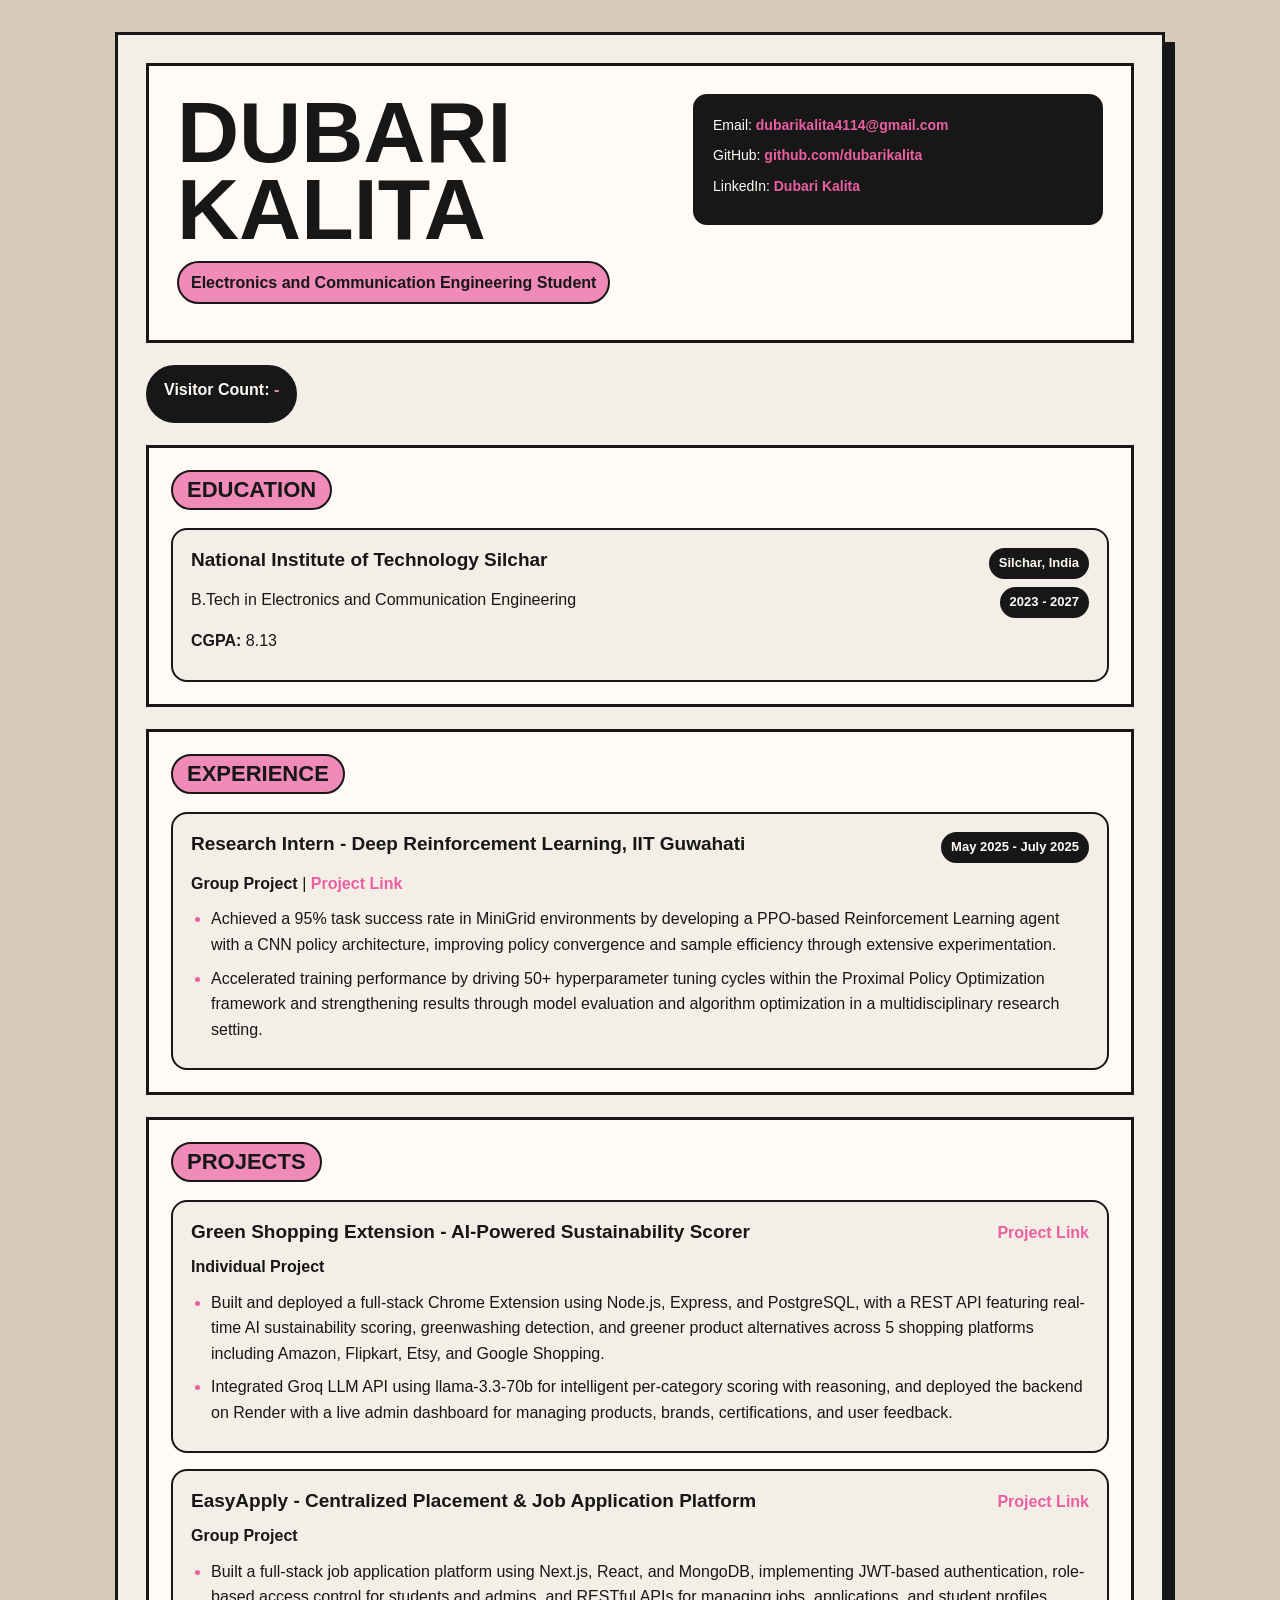
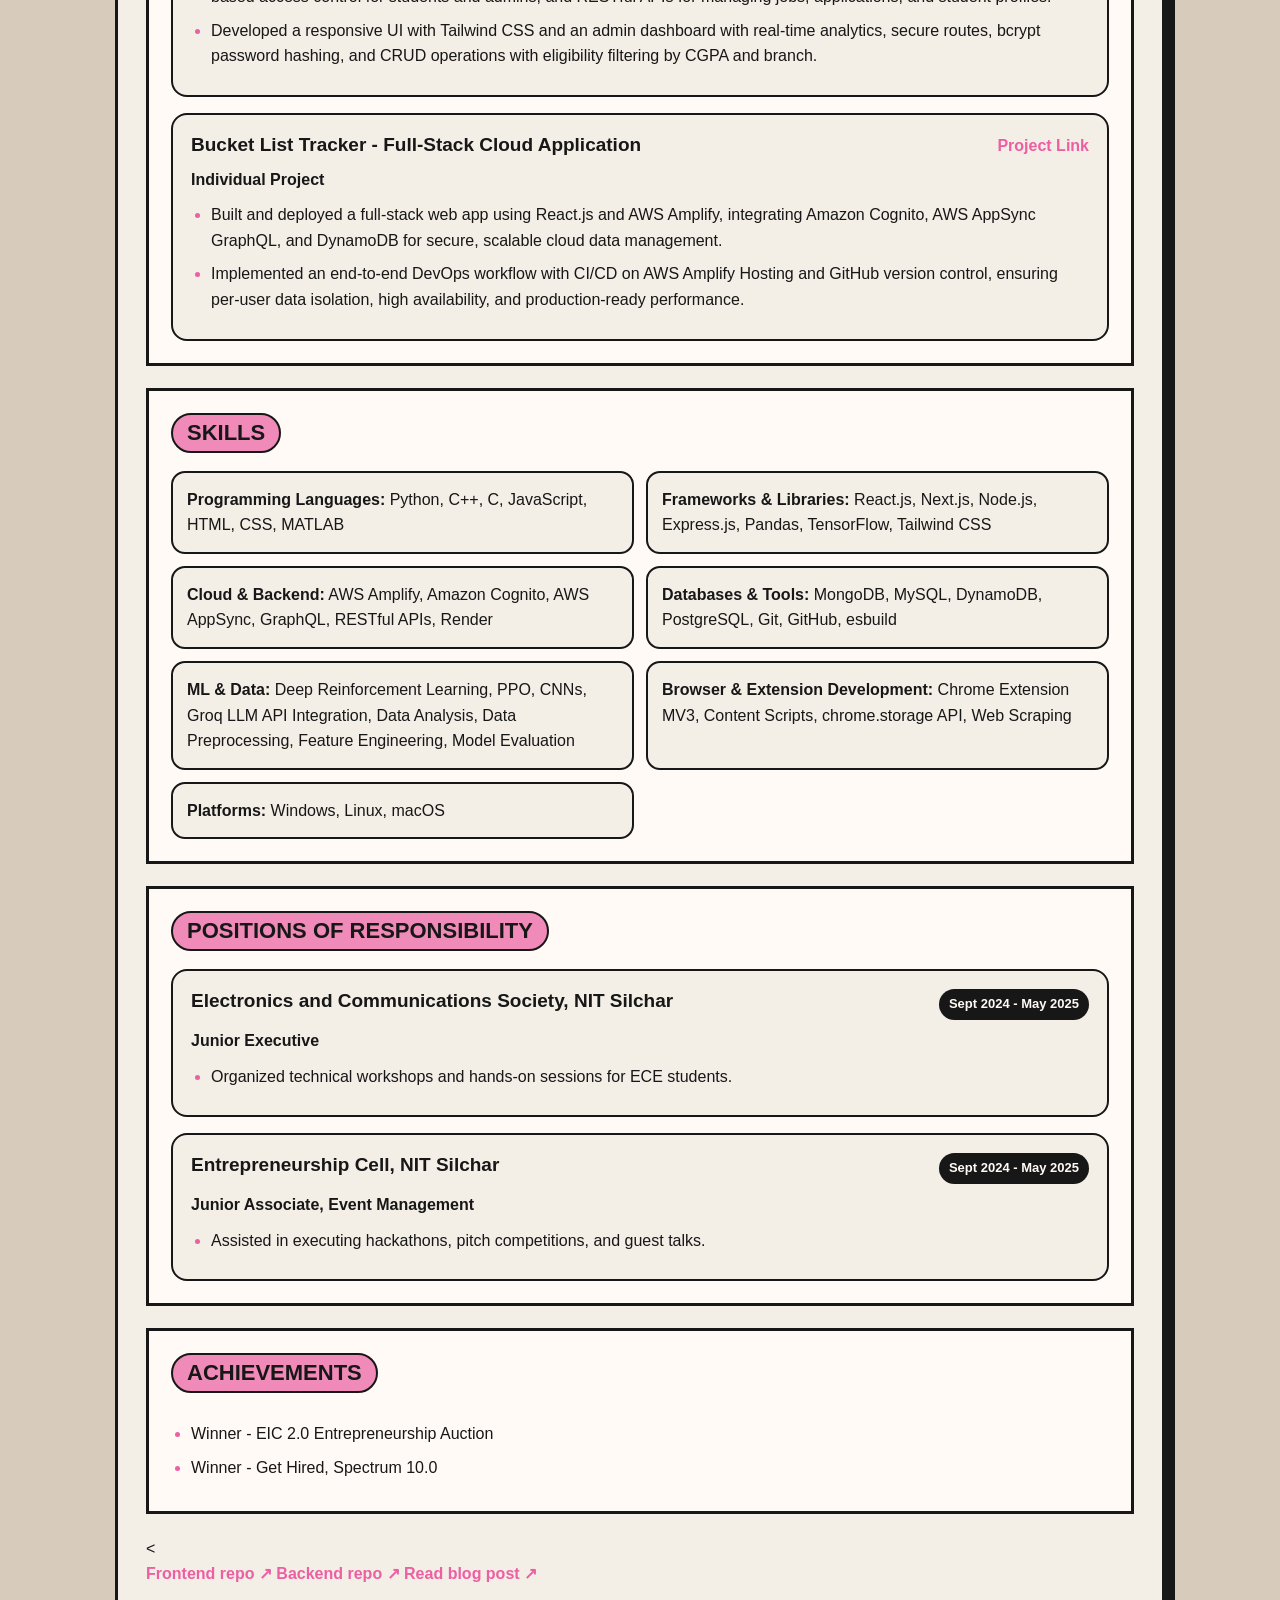
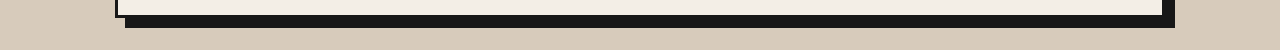
<file: index.html>
<!DOCTYPE html>
<html lang="en">
<head>
  <meta charset="UTF-8" />
  <meta name="viewport" content="width=device-width, initial-scale=1.0" />
  <title>Dubari Kalita | Cloud Resume Portfolio</title>
  <link rel="stylesheet" href="style.css" />
</head>
<body>
  <main class="resume">
    <header class="resume-header">
      <div>
        <h1>Dubari Kalita</h1>
        <p class="subtitle">Electronics and Communication Engineering Student</p>
      </div>

      <div class="contact">
        <p>Email: <a href="mailto:dubarikalita4114@gmail.com">dubarikalita4114@gmail.com</a></p>
        <p>GitHub: <a href="https://github.com/dubarikalita" target="_blank">github.com/dubarikalita</a></p>
        <p>LinkedIn: <a href="https://www.linkedin.com/in/dubari-kalita-6234a4289/" target="_blank">Dubari Kalita</a></p>
      </div>
    </header>

    <section class="visitor-counter">
      <p>Visitor Count: <span id="visitor-count">Loading...</span></p>
    </section>

    <section>
      <h2>Education</h2>

      <div class="item">
        <div class="item-header">
          <h3>National Institute of Technology Silchar</h3>
          <span>Silchar, India</span>
        </div>
        <div class="item-header">
          <p>B.Tech in Electronics and Communication Engineering</p>
          <span>2023 - 2027</span>
        </div>
        <p><strong>CGPA:</strong> 8.13</p>
      </div>
    </section>

    <section>
      <h2>Experience</h2>

      <div class="item">
        <div class="item-header">
          <h3>Research Intern - Deep Reinforcement Learning, IIT Guwahati</h3>
          <span>May 2025 - July 2025</span>
        </div>
        <p><strong>Group Project</strong> | <a href="https://github.com/dubarikalita/mini_grid" target="_blank">Project Link</a></p>

        <ul>
          <li>
            Achieved a 95% task success rate in MiniGrid environments by developing a PPO-based
            Reinforcement Learning agent with a CNN policy architecture, improving policy convergence
            and sample efficiency through extensive experimentation.
          </li>
          <li>
            Accelerated training performance by driving 50+ hyperparameter tuning cycles within the
            Proximal Policy Optimization framework and strengthening results through model evaluation
            and algorithm optimization in a multidisciplinary research setting.
          </li>
        </ul>
      </div>
    </section>

    <section>
      <h2>Projects</h2>

      <div class="item">
        <div class="item-header">
          <h3>Green Shopping Extension - AI-Powered Sustainability Scorer</h3>
          <a href="https://github.com/dubarikalita/green-shopping-extension" target="_blank">Project Link</a>
        </div>
        <p><strong>Individual Project</strong></p>

        <ul>
          <li>
            Built and deployed a full-stack Chrome Extension using Node.js, Express, and PostgreSQL,
            with a REST API featuring real-time AI sustainability scoring, greenwashing detection, and
            greener product alternatives across 5 shopping platforms including Amazon, Flipkart, Etsy,
            and Google Shopping.
          </li>
          <li>
            Integrated Groq LLM API using llama-3.3-70b for intelligent per-category scoring with
            reasoning, and deployed the backend on Render with a live admin dashboard for managing
            products, brands, certifications, and user feedback.
          </li>
        </ul>
      </div>

      <div class="item">
        <div class="item-header">
          <h3>EasyApply - Centralized Placement & Job Application Platform</h3>
          <a href="https://github.com/Pratyush-PT/EASY_Apply" target="_blank">Project Link</a>
        </div>
        <p><strong>Group Project</strong></p>

        <ul>
          <li>
            Built a full-stack job application platform using Next.js, React, and MongoDB, implementing
            JWT-based authentication, role-based access control for students and admins, and RESTful APIs
            for managing jobs, applications, and student profiles.
          </li>
          <li>
            Developed a responsive UI with Tailwind CSS and an admin dashboard with real-time analytics,
            secure routes, bcrypt password hashing, and CRUD operations with eligibility filtering by CGPA
            and branch.
          </li>
        </ul>
      </div>

      <div class="item">
        <div class="item-header">
          <h3>Bucket List Tracker - Full-Stack Cloud Application</h3>
          <a href="https://github.com/dubarikalita/bucket-list-tracker" target="_blank">Project Link</a>
        </div>
        <p><strong>Individual Project</strong></p>

        <ul>
          <li>
            Built and deployed a full-stack web app using React.js and AWS Amplify, integrating Amazon
            Cognito, AWS AppSync GraphQL, and DynamoDB for secure, scalable cloud data management.
          </li>
          <li>
            Implemented an end-to-end DevOps workflow with CI/CD on AWS Amplify Hosting and GitHub
            version control, ensuring per-user data isolation, high availability, and production-ready
            performance.
          </li>
        </ul>
      </div>
    </section>

    <section>
      <h2>Skills</h2>

      <div class="skills-grid">
        <p><strong>Programming Languages:</strong> Python, C++, C, JavaScript, HTML, CSS, MATLAB</p>
        <p><strong>Frameworks & Libraries:</strong> React.js, Next.js, Node.js, Express.js, Pandas, TensorFlow, Tailwind CSS</p>
        <p><strong>Cloud & Backend:</strong> AWS Amplify, Amazon Cognito, AWS AppSync, GraphQL, RESTful APIs, Render</p>
        <p><strong>Databases & Tools:</strong> MongoDB, MySQL, DynamoDB, PostgreSQL, Git, GitHub, esbuild</p>
        <p><strong>ML & Data:</strong> Deep Reinforcement Learning, PPO, CNNs, Groq LLM API Integration, Data Analysis, Data Preprocessing, Feature Engineering, Model Evaluation</p>
        <p><strong>Browser & Extension Development:</strong> Chrome Extension MV3, Content Scripts, chrome.storage API, Web Scraping</p>
        <p><strong>Platforms:</strong> Windows, Linux, macOS</p>
      </div>
    </section>

    <section>
      <h2>Positions of Responsibility</h2>

      <div class="item">
        <div class="item-header">
          <h3>Electronics and Communications Society, NIT Silchar</h3>
          <span>Sept 2024 - May 2025</span>
        </div>
        <p><strong>Junior Executive</strong></p>
        <ul>
          <li>Organized technical workshops and hands-on sessions for ECE students.</li>
        </ul>
      </div>

      <div class="item">
        <div class="item-header">
          <h3>Entrepreneurship Cell, NIT Silchar</h3>
          <span>Sept 2024 - May 2025</span>
        </div>
        <p><strong>Junior Associate, Event Management</strong></p>
        <ul>
          <li>Assisted in executing hackathons, pitch competitions, and guest talks.</li>
        </ul>
      </div>
    </section>

    <section>
      <h2>Achievements</h2>

      <ul>
        <li>Winner - EIC 2.0 Entrepreneurship Auction</li>
        <li>Winner - Get Hired, Spectrum 10.0</li>
      </ul>
    </section>

    <<div class="project-links">
      <a href="https://github.com/dubarikalita/Serverless-Resume-Platform" target="_blank" rel="noopener noreferrer" class="project-link">Frontend repo ↗</a>
      <a href="https://github.com/dubarikalita/Serverless-Resume-Platform-Backend" target="_blank" rel="noopener noreferrer" class="project-link">Backend repo ↗</a>
      <a href="blog.html" class="project-link">Read blog post ↗</a>
    </div>
  </main>

  <script src="script.js"></script>
</body>
</html>
</file>
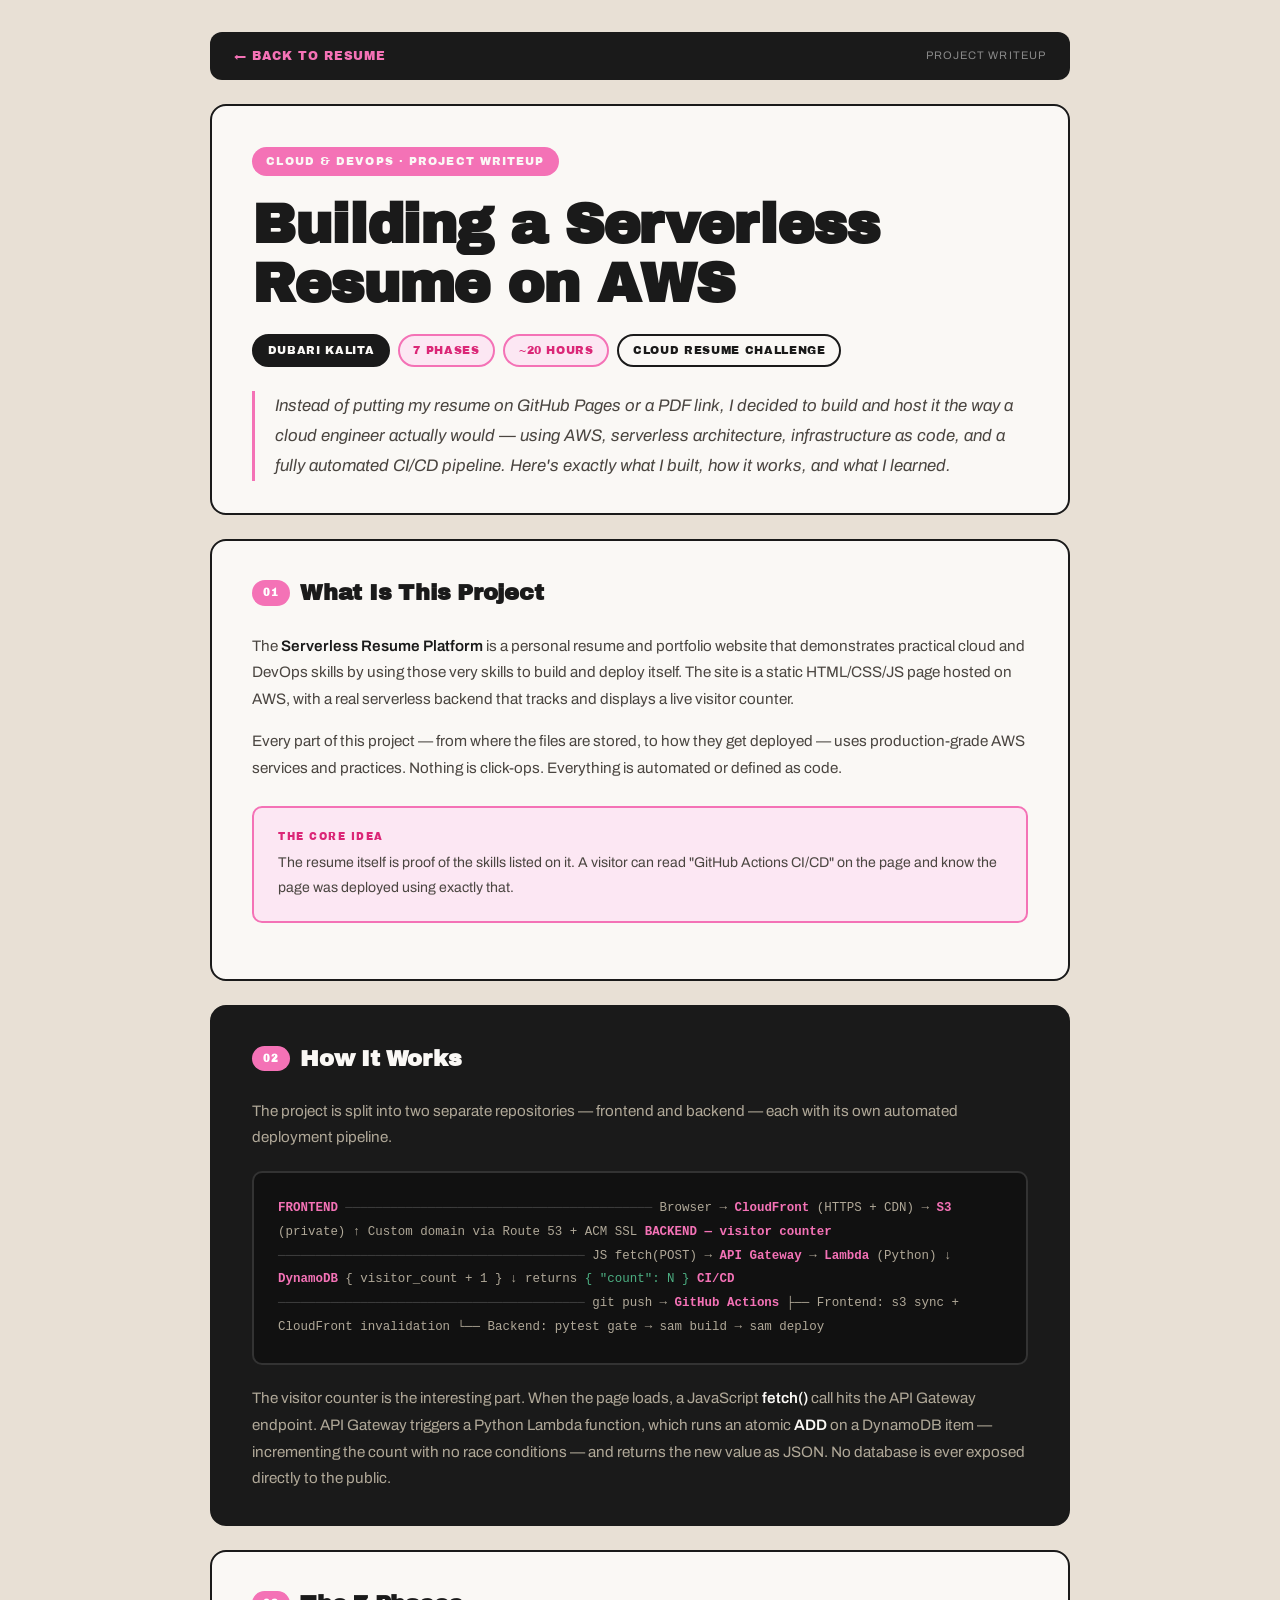
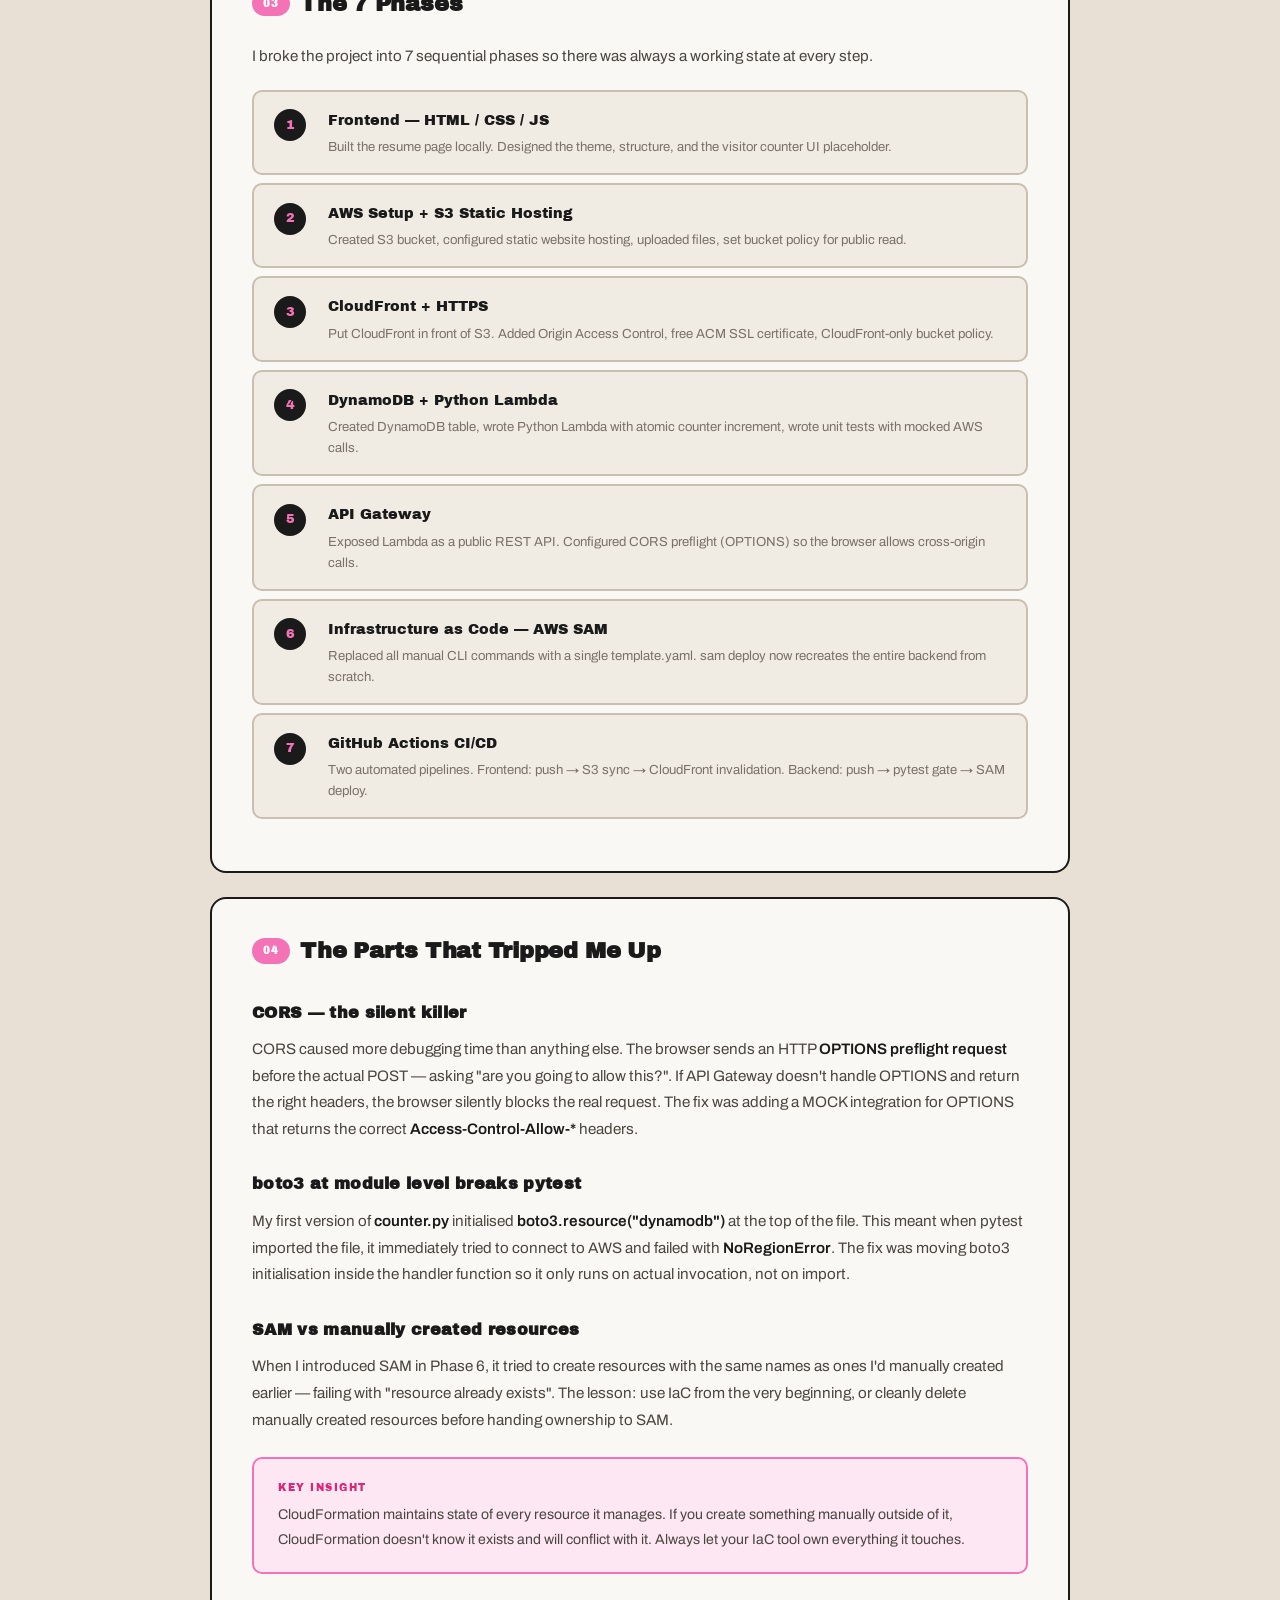
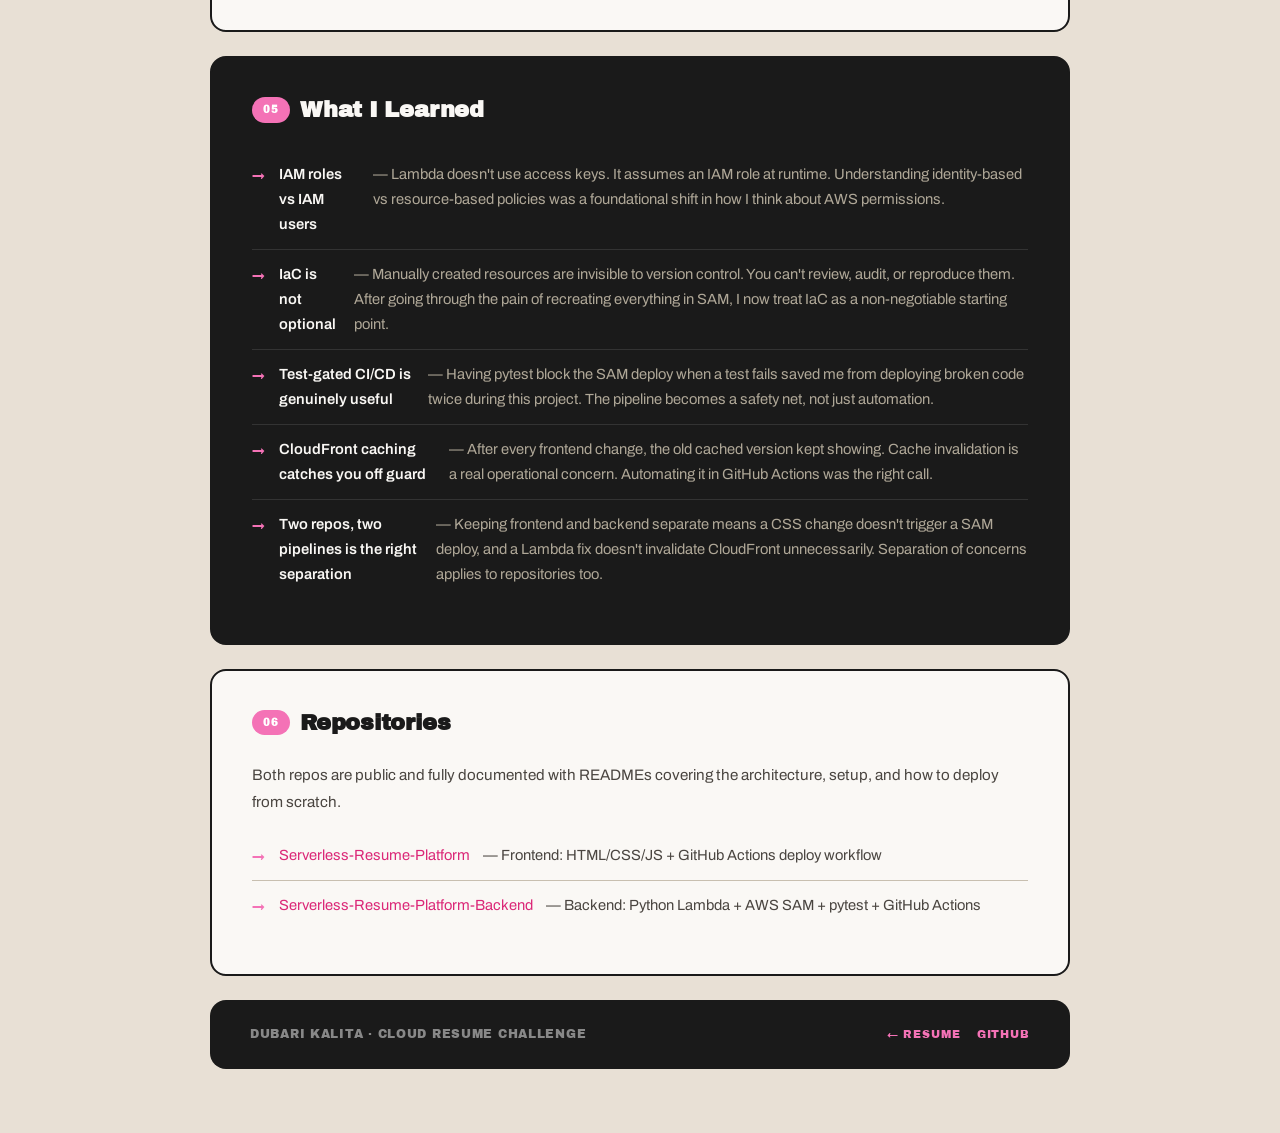
<file: blog.html>
<!DOCTYPE html>
<html lang="en">
<head>
  <meta charset="UTF-8"/>
  <meta name="viewport" content="width=device-width, initial-scale=1.0"/>
  <title>Building a Serverless Resume on AWS — Dubari Kalita</title>
  <link rel="preconnect" href="https://fonts.googleapis.com">
  <link href="https://fonts.googleapis.com/css2?family=Archivo+Black&family=Archivo:wght@400;500;600&display=swap" rel="stylesheet">
  <style>
    :root {
      --bg:#e8e0d5;--card:#f0ebe3;--card-alt:#1a1a1a;--border:#c8bfb0;
      --text:#1a1a1a;--text-muted:#4a4540;--text-light:#7a7268;
      --pink:#f472b6;--pink-dark:#db2777;--pink-bg:#fce7f3;--white:#faf8f5;
    }
    *,*::before,*::after{box-sizing:border-box;margin:0;padding:0}
    html{scroll-behavior:smooth}
    body{background:var(--bg);color:var(--text);font-family:'Archivo',sans-serif;font-size:16px;line-height:1.75;-webkit-font-smoothing:antialiased;padding:2rem 1rem 4rem}
    a{color:var(--pink-dark);text-decoration:none}
    a:hover{text-decoration:underline}
    .page{max-width:860px;margin:0 auto}
    nav{background:var(--card-alt);border-radius:12px;padding:.85rem 1.5rem;margin-bottom:1.5rem;display:flex;align-items:center;justify-content:space-between}
    .nav-back{font-family:'Archivo Black',sans-serif;font-size:12px;letter-spacing:.08em;color:var(--pink);text-transform:uppercase}
    .nav-back:hover{text-decoration:none;opacity:.8}
    .nav-label{font-size:11px;color:#888;letter-spacing:.1em;text-transform:uppercase}
    .hero-card{background:var(--white);border:2px solid var(--text);border-radius:16px;padding:2.5rem 2.5rem 2rem;margin-bottom:1.5rem}
    .hero-badge{display:inline-block;background:var(--pink);color:var(--white);font-family:'Archivo Black',sans-serif;font-size:11px;letter-spacing:.1em;text-transform:uppercase;padding:.3rem .9rem;border-radius:999px;margin-bottom:1.25rem}
    h1{font-family:'Archivo Black',sans-serif;font-size:clamp(2.2rem,6vw,3.5rem);line-height:1.05;letter-spacing:-.02em;color:var(--text);margin-bottom:1.25rem}
    .hero-meta-row{display:flex;flex-wrap:wrap;gap:.5rem;margin-bottom:1.5rem}
    .pill{display:inline-block;font-family:'Archivo Black',sans-serif;font-size:11px;letter-spacing:.06em;text-transform:uppercase;padding:.3rem .85rem;border-radius:999px;border:2px solid var(--text);background:transparent;color:var(--text)}
    .pill.filled{background:var(--card-alt);color:var(--white);border-color:var(--card-alt)}
    .pill.pink{background:var(--pink-bg);color:var(--pink-dark);border-color:var(--pink)}
    .hero-desc{font-size:1.05rem;color:var(--text-muted);line-height:1.8;border-left:3px solid var(--pink);padding-left:1.25rem;font-style:italic}
    .card{background:var(--white);border:2px solid var(--text);border-radius:16px;padding:2rem 2.5rem;margin-bottom:1.5rem}
    .card-dark{background:var(--card-alt);border:2px solid var(--card-alt);border-radius:16px;padding:2rem 2.5rem;margin-bottom:1.5rem;color:var(--white)}
    .card-dark p{color:#b0a898}
    .card-dark h2{color:var(--white)}
    .card-dark strong{color:var(--white)}
    h2{font-family:'Archivo Black',sans-serif;font-size:1.4rem;letter-spacing:-.01em;margin-bottom:1.25rem;display:flex;align-items:center;gap:.6rem}
    h2 .section-badge{background:var(--pink);color:white;font-size:10px;padding:.25rem .7rem;border-radius:999px;letter-spacing:.1em;text-transform:uppercase;font-family:'Archivo Black',sans-serif;flex-shrink:0}
    h3{font-family:'Archivo Black',sans-serif;font-size:1rem;letter-spacing:.02em;margin:1.75rem 0 .6rem;color:var(--text)}
    .card-dark h3{color:var(--pink)}
    p{color:var(--text-muted);margin-bottom:1rem;font-size:.95rem}
    p:last-child{margin-bottom:0}
    strong{color:var(--text);font-weight:600}
    .arch-block{background:#111;border:2px solid #333;border-radius:10px;padding:1.5rem;font-family:'Courier New',monospace;font-size:.78rem;color:#b0a898;line-height:1.9;overflow-x:auto;margin:1.25rem 0}
    .arch-block .hl{color:var(--pink);font-weight:bold}
    .arch-block .dim{color:#444}
    .arch-block .ok{color:#4caf82}
    .phases{display:flex;flex-direction:column;gap:8px;margin:1.25rem 0}
    .phase{display:grid;grid-template-columns:40px 1fr;gap:.85rem;align-items:start;background:var(--card);border:2px solid var(--border);border-radius:10px;padding:1rem 1.25rem;transition:border-color .2s}
    .phase:hover{border-color:var(--pink)}
    .phase-num{font-family:'Archivo Black',sans-serif;font-size:13px;background:var(--card-alt);color:var(--pink);width:32px;height:32px;border-radius:999px;display:flex;align-items:center;justify-content:center;flex-shrink:0;margin-top:.1rem}
    .phase-title{font-family:'Archivo Black',sans-serif;font-size:.9rem;color:var(--text);margin-bottom:.2rem}
    .phase-desc{font-size:.82rem;color:var(--text-light);line-height:1.6}
    .learnings{list-style:none;margin:.75rem 0}
    .learnings li{display:flex;gap:.85rem;align-items:flex-start;padding:.75rem 0;border-bottom:1px solid var(--border);font-size:.92rem;color:var(--text-muted);line-height:1.7}
    .card-dark .learnings li{border-bottom-color:#333;color:#b0a898}
    .learnings li:last-child{border-bottom:none}
    .learnings li::before{content:'→';color:var(--pink);font-family:'Archivo Black',sans-serif;font-size:.8rem;margin-top:.2rem;flex-shrink:0}
    .callout{background:var(--pink-bg);border:2px solid var(--pink);border-radius:10px;padding:1.25rem 1.5rem;margin:1.5rem 0}
    .callout-label{font-family:'Archivo Black',sans-serif;font-size:10px;letter-spacing:.15em;color:var(--pink-dark);text-transform:uppercase;margin-bottom:.4rem}
    .callout p{color:var(--text-muted);font-size:.88rem;margin:0}
    .footer-card{background:var(--card-alt);border-radius:16px;padding:1.5rem 2.5rem;display:flex;flex-wrap:wrap;justify-content:space-between;align-items:center;gap:1rem}
    .footer-card span{font-family:'Archivo Black',sans-serif;font-size:12px;color:#888;letter-spacing:.06em;text-transform:uppercase}
    .footer-links{display:flex;gap:1rem}
    .footer-links a{font-family:'Archivo Black',sans-serif;font-size:11px;color:var(--pink);letter-spacing:.08em;text-transform:uppercase}
    .footer-links a:hover{text-decoration:none;opacity:.7}
    @media(max-width:600px){body{padding:1rem .75rem 3rem}.hero-card,.card,.card-dark{padding:1.5rem}h1{font-size:2rem}}
  </style>
</head>
<body>
<div class="page">

  <nav>
    <a href="index.html" class="nav-back">← Back to Resume</a>
    <span class="nav-label">Project Writeup</span>
  </nav>

  <div class="hero-card">
    <div class="hero-badge">Cloud &amp; DevOps · Project Writeup</div>
    <h1>Building a Serverless Resume on AWS</h1>
    <div class="hero-meta-row">
      <span class="pill filled">Dubari Kalita</span>
      <span class="pill pink">7 Phases</span>
      <span class="pill pink">~20 Hours</span>
      <span class="pill">Cloud Resume Challenge</span>
    </div>
    <p class="hero-desc">
      Instead of putting my resume on GitHub Pages or a PDF link, I decided to build
      and host it the way a cloud engineer actually would — using AWS, serverless
      architecture, infrastructure as code, and a fully automated CI/CD pipeline.
      Here's exactly what I built, how it works, and what I learned.
    </p>
  </div>

  <div class="card">
    <h2><span class="section-badge">01</span> What Is This Project</h2>
    <p>
      The <strong>Serverless Resume Platform</strong> is a personal resume and portfolio
      website that demonstrates practical cloud and DevOps skills by using those very
      skills to build and deploy itself. The site is a static HTML/CSS/JS page hosted
      on AWS, with a real serverless backend that tracks and displays a live visitor counter.
    </p>
    <p>
      Every part of this project — from where the files are stored, to how they get
      deployed — uses production-grade AWS services and practices. Nothing is click-ops.
      Everything is automated or defined as code.
    </p>
    <div class="callout">
      <div class="callout-label">The core idea</div>
      <p>The resume itself is proof of the skills listed on it. A visitor can read "GitHub Actions CI/CD" on the page and know the page was deployed using exactly that.</p>
    </div>
  </div>

  <div class="card-dark">
    <h2><span class="section-badge">02</span> How It Works</h2>
    <p>The project is split into two separate repositories — frontend and backend — each with its own automated deployment pipeline.</p>
    <div class="arch-block">
<span class="hl">FRONTEND</span>
<span class="dim">─────────────────────────────────────────</span>
Browser → <span class="hl">CloudFront</span> (HTTPS + CDN) → <span class="hl">S3</span> (private)
            ↑
  Custom domain via Route 53 + ACM SSL

<span class="hl">BACKEND — visitor counter</span>
<span class="dim">─────────────────────────────────────────</span>
JS fetch(POST) → <span class="hl">API Gateway</span> → <span class="hl">Lambda</span> (Python)
                                       ↓
                                 <span class="hl">DynamoDB</span>
                             { visitor_count + 1 }
                                       ↓
                             returns <span class="ok">{ "count": N }</span>

<span class="hl">CI/CD</span>
<span class="dim">─────────────────────────────────────────</span>
git push → <span class="hl">GitHub Actions</span>
  ├── Frontend: s3 sync + CloudFront invalidation
  └── Backend:  pytest gate → sam build → sam deploy
    </div>
    <p>
      The visitor counter is the interesting part. When the page loads, a JavaScript
      <strong>fetch()</strong> call hits the API Gateway endpoint. API Gateway triggers
      a Python Lambda function, which runs an atomic <strong>ADD</strong> on a DynamoDB
      item — incrementing the count with no race conditions — and returns the new value
      as JSON. No database is ever exposed directly to the public.
    </p>
  </div>

  <div class="card">
    <h2><span class="section-badge">03</span> The 7 Phases</h2>
    <p>I broke the project into 7 sequential phases so there was always a working state at every step.</p>
    <div class="phases">
      <div class="phase"><div class="phase-num">1</div><div><div class="phase-title">Frontend — HTML / CSS / JS</div><div class="phase-desc">Built the resume page locally. Designed the theme, structure, and the visitor counter UI placeholder.</div></div></div>
      <div class="phase"><div class="phase-num">2</div><div><div class="phase-title">AWS Setup + S3 Static Hosting</div><div class="phase-desc">Created S3 bucket, configured static website hosting, uploaded files, set bucket policy for public read.</div></div></div>
      <div class="phase"><div class="phase-num">3</div><div><div class="phase-title">CloudFront + HTTPS</div><div class="phase-desc">Put CloudFront in front of S3. Added Origin Access Control, free ACM SSL certificate, CloudFront-only bucket policy.</div></div></div>
      <div class="phase"><div class="phase-num">4</div><div><div class="phase-title">DynamoDB + Python Lambda</div><div class="phase-desc">Created DynamoDB table, wrote Python Lambda with atomic counter increment, wrote unit tests with mocked AWS calls.</div></div></div>
      <div class="phase"><div class="phase-num">5</div><div><div class="phase-title">API Gateway</div><div class="phase-desc">Exposed Lambda as a public REST API. Configured CORS preflight (OPTIONS) so the browser allows cross-origin calls.</div></div></div>
      <div class="phase"><div class="phase-num">6</div><div><div class="phase-title">Infrastructure as Code — AWS SAM</div><div class="phase-desc">Replaced all manual CLI commands with a single template.yaml. sam deploy now recreates the entire backend from scratch.</div></div></div>
      <div class="phase"><div class="phase-num">7</div><div><div class="phase-title">GitHub Actions CI/CD</div><div class="phase-desc">Two automated pipelines. Frontend: push → S3 sync → CloudFront invalidation. Backend: push → pytest gate → SAM deploy.</div></div></div>
    </div>
  </div>

  <div class="card">
    <h2><span class="section-badge">04</span> The Parts That Tripped Me Up</h2>
    <h3>CORS — the silent killer</h3>
    <p>CORS caused more debugging time than anything else. The browser sends an HTTP <strong>OPTIONS preflight request</strong> before the actual POST — asking "are you going to allow this?". If API Gateway doesn't handle OPTIONS and return the right headers, the browser silently blocks the real request. The fix was adding a MOCK integration for OPTIONS that returns the correct <strong>Access-Control-Allow-*</strong> headers.</p>
    <h3>boto3 at module level breaks pytest</h3>
    <p>My first version of <strong>counter.py</strong> initialised <strong>boto3.resource("dynamodb")</strong> at the top of the file. This meant when pytest imported the file, it immediately tried to connect to AWS and failed with <strong>NoRegionError</strong>. The fix was moving boto3 initialisation inside the handler function so it only runs on actual invocation, not on import.</p>
    <h3>SAM vs manually created resources</h3>
    <p>When I introduced SAM in Phase 6, it tried to create resources with the same names as ones I'd manually created earlier — failing with "resource already exists". The lesson: use IaC from the very beginning, or cleanly delete manually created resources before handing ownership to SAM.</p>
    <div class="callout">
      <div class="callout-label">Key insight</div>
      <p>CloudFormation maintains state of every resource it manages. If you create something manually outside of it, CloudFormation doesn't know it exists and will conflict with it. Always let your IaC tool own everything it touches.</p>
    </div>
  </div>

  <div class="card-dark">
    <h2><span class="section-badge">05</span> What I Learned</h2>
    <ul class="learnings">
      <li><strong>IAM roles vs IAM users</strong> — Lambda doesn't use access keys. It assumes an IAM role at runtime. Understanding identity-based vs resource-based policies was a foundational shift in how I think about AWS permissions.</li>
      <li><strong>IaC is not optional</strong> — Manually created resources are invisible to version control. You can't review, audit, or reproduce them. After going through the pain of recreating everything in SAM, I now treat IaC as a non-negotiable starting point.</li>
      <li><strong>Test-gated CI/CD is genuinely useful</strong> — Having pytest block the SAM deploy when a test fails saved me from deploying broken code twice during this project. The pipeline becomes a safety net, not just automation.</li>
      <li><strong>CloudFront caching catches you off guard</strong> — After every frontend change, the old cached version kept showing. Cache invalidation is a real operational concern. Automating it in GitHub Actions was the right call.</li>
      <li><strong>Two repos, two pipelines is the right separation</strong> — Keeping frontend and backend separate means a CSS change doesn't trigger a SAM deploy, and a Lambda fix doesn't invalidate CloudFront unnecessarily. Separation of concerns applies to repositories too.</li>
    </ul>
  </div>

  <div class="card">
    <h2><span class="section-badge">06</span> Repositories</h2>
    <p>Both repos are public and fully documented with READMEs covering the architecture, setup, and how to deploy from scratch.</p>
    <ul class="learnings">
      <li><a href="https://github.com/dubarikalita/Serverless-Resume-Platform" target="_blank" rel="noopener noreferrer">Serverless-Resume-Platform</a> — Frontend: HTML/CSS/JS + GitHub Actions deploy workflow</li>
      <li><a href="https://github.com/dubarikalita/Serverless-Resume-Platform-Backend" target="_blank" rel="noopener noreferrer">Serverless-Resume-Platform-Backend</a> — Backend: Python Lambda + AWS SAM + pytest + GitHub Actions</li>
    </ul>
  </div>

  <div class="footer-card">
    <span>Dubari Kalita · Cloud Resume Challenge</span>
    <div class="footer-links">
      <a href="index.html">← Resume</a>
      <a href="https://github.com/dubarikalita" target="_blank" rel="noopener noreferrer">GitHub</a>
    </div>
  </div>

</div>
</body>
</html>
</file>
<file: style.css>
* {
  box-sizing: border-box;
  margin: 0;
  padding: 0;
}

:root {
  --pink: #f08ab8;
  --hot-pink: #ec5fa3;
  --beige: #d7cbbb;
  --light-beige: #f3eee6;
  --white: #fffaf5;
  --black: #171717;
  --dark: #242124;
  --gray: #6f6863;
  --border: #171717;
}

body {
  min-height: 100vh;
  background: var(--beige);
  color: var(--black);
  font-family: Arial, Helvetica, sans-serif;
  line-height: 1.6;
  padding: 32px 16px;
}

.resume {
  max-width: 1050px;
  margin: 0 auto;
  background: var(--light-beige);
  border: 3px solid var(--black);
  box-shadow: 10px 10px 0 var(--black);
  padding: 28px;
}

.resume-header {
  display: grid;
  grid-template-columns: 1.2fr 1fr;
  gap: 24px;
  align-items: start;
  padding: 28px;
  background: var(--white);
  border: 3px solid var(--black);
  margin-bottom: 22px;
  position: relative;
  overflow: hidden;
}


h1 {
  position: relative;
  z-index: 1;
  font-size: clamp(42px, 8vw, 86px);
  line-height: 0.9;
  letter-spacing: 0;
  text-transform: uppercase;
  font-weight: 900;
  color: var(--black);
}

.subtitle {
  position: relative;
  z-index: 1;
  display: inline-block;
  margin-top: 12px;
  padding: 7px 12px;
  background: var(--pink);
  border: 2px solid var(--black);
  border-radius: 999px;
  font-weight: 700;
  color: var(--black);
}

.contact {
  position: relative;
  z-index: 1;
  background: var(--black);
  color: var(--white);
  padding: 18px;
  border-radius: 14px;
  border: 2px solid var(--black);
}

.contact p {
  margin-bottom: 8px;
  font-size: 14px;
}

a {
  color: var(--hot-pink);
  font-weight: 700;
  text-decoration: none;
}

a:hover {
  text-decoration: underline;
}

.visitor-counter {
  display: inline-flex;
  align-items: center;
  margin-bottom: 22px;
  padding: 10px 16px;
  background: var(--black);
  color: var(--white);
  border-radius: 999px;
  border: 2px solid var(--black);
  font-weight: 800;
}

#visitor-count {
  color: var(--pink);
}

section {
  margin-bottom: 22px;
  padding: 22px;
  background: var(--white);
  border: 3px solid var(--black);
}

h2 {
  display: inline-block;
  margin-bottom: 18px;
  padding: 7px 14px;
  background: var(--pink);
  border: 2px solid var(--black);
  border-radius: 999px;
  color: var(--black);
  font-size: 22px;
  line-height: 1;
  text-transform: uppercase;
  font-weight: 900;
}

.item {
  padding: 18px;
  margin-bottom: 16px;
  background: var(--light-beige);
  border: 2px solid var(--black);
  border-radius: 16px;
}

.item:last-child {
  margin-bottom: 0;
}

.item-header {
  display: flex;
  justify-content: space-between;
  gap: 16px;
  align-items: flex-start;
  margin-bottom: 8px;
}

h3 {
  font-size: 19px;
  line-height: 1.25;
  font-weight: 900;
  color: var(--black);
}

.item-header span {
  flex-shrink: 0;
  padding: 5px 10px;
  background: var(--black);
  color: var(--white);
  border-radius: 999px;
  font-size: 13px;
  font-weight: 700;
  white-space: nowrap;
}

p {
  margin-bottom: 8px;
}

ul {
  padding-left: 20px;
  margin-top: 10px;
}

li {
  margin-bottom: 8px;
}

li::marker {
  color: var(--hot-pink);
}

.skills-grid {
  display: grid;
  grid-template-columns: repeat(2, minmax(0, 1fr));
  gap: 12px;
}

.skills-grid p {
  margin: 0;
  padding: 14px;
  background: var(--light-beige);
  border: 2px solid var(--black);
  border-radius: 14px;
}

strong {
  font-weight: 900;
}

@media (max-width: 760px) {
  body {
    padding: 18px 10px;
  }

  .resume {
    padding: 16px;
    box-shadow: 6px 6px 0 var(--black);
  }

  .resume-header {
    grid-template-columns: 1fr;
    padding: 20px;
  }


  .contact {
    width: 100%;
  }

  section {
    padding: 18px;
  }

  .item {
    padding: 15px;
  }

  .item-header {
    flex-direction: column;
    gap: 6px;
  }

  .item-header span {
    white-space: normal;
  }

  .skills-grid {
    grid-template-columns: 1fr;
  }
}

@media print {
  body {
    background: white;
    padding: 0;
  }

  .resume {
    box-shadow: none;
    border: none;
  }

  section,
  .resume-header,
  .item,
  .skills-grid p {
    break-inside: avoid;
  }
}

@media (max-width: 420px) {
  body {
    padding: 12px 8px;
  }

  .resume {
    padding: 12px;
    border-width: 2px;
    box-shadow: 4px 4px 0 var(--black);
  }

  .resume-header {
    padding: 16px;
  }

  h1 {
    font-size: 40px;
  }

  h2 {
    font-size: 18px;
  }

  h3 {
    font-size: 17px;
  }

  .contact p,
  p,
  li {
    font-size: 14px;
  }

  .contact a {
    overflow-wrap: anywhere;
  }

  .visitor-counter {
    width: 100%;
    justify-content: center;
    text-align: center;
  }
}
</file>
